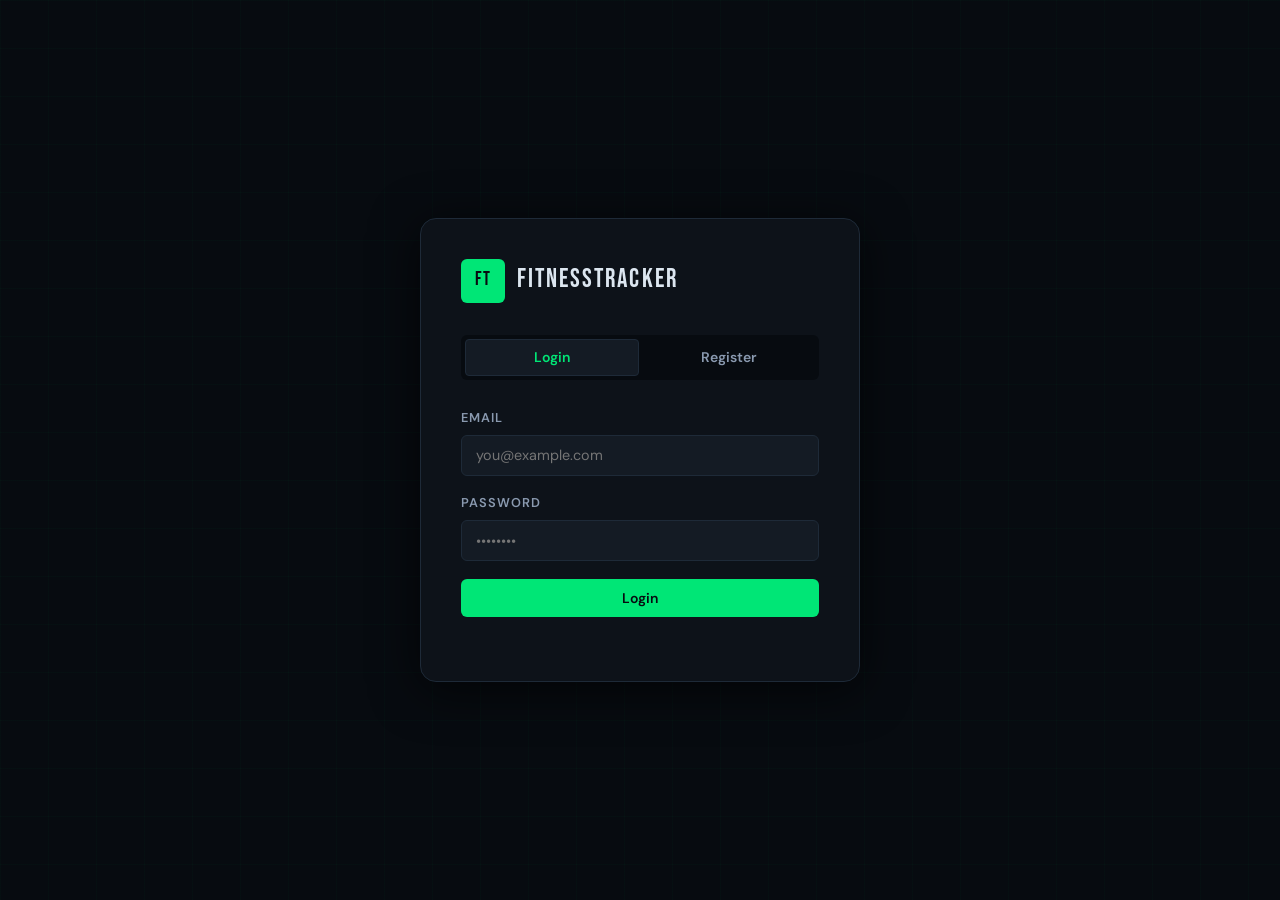
<file: src/main/resources/static/index.html>
<!DOCTYPE html>
<html lang="en">

<head>
  <meta charset="UTF-8" />
  <meta name="viewport" content="width=device-width, initial-scale=1.0" />
  <title>FitnessTracker — Login</title>
  <link rel="stylesheet" href="styles.css" />
</head>

<body>

  <div class="auth-page">
    <div class="auth-card fade-in">

      <!-- Logo -->
      <div class="auth-logo">
        <div class="auth-logo__mark">FT</div>
        <span class="auth-logo__text">FitnessTracker</span>
      </div>

      <!-- Tabs -->
      <div class="auth-tabs">
        <button class="auth-tab active" id="tab-login" onclick="switchTab('login')">Login</button>
        <button class="auth-tab" id="tab-register" onclick="switchTab('register')">Register</button>
      </div>

      <!-- ── LOGIN FORM ── -->
      <form class="auth-form active" id="form-login" onsubmit="handleLogin(event)">
        <div class="form-group">
          <label>Email</label>
          <input type="email" id="login-email" placeholder="you@example.com" required />
        </div>
        <div class="form-group">
          <label>Password</label>
          <input type="password" id="login-password" placeholder="••••••••" required />
        </div>
        <button type="submit" class="btn btn--primary btn--full" id="btn-login">
          Login
        </button>
        <div class="auth-footer">
          <!--        API runs on-->
          <!--        <code style="color:var(&#45;&#45;accent-blue)">localhost:8080</code>-->
          <!--        by default — change in <code>app.js</code>-->
        </div>
      </form>

      <!-- ── REGISTER FORM ── -->
      <form class="auth-form" id="form-register" onsubmit="handleRegister(event)">
        <div class="form-row">
          <div class="form-group">
            <label>First Name</label>
            <input type="text" id="reg-firstName" placeholder="John" />
          </div>
          <div class="form-group">
            <label>Last Name</label>
            <input type="text" id="reg-lastName" placeholder="Doe" />
          </div>
        </div>
        <div class="form-group">
          <label>Email</label>
          <input type="email" id="reg-email" placeholder="you@example.com" required />
        </div>
        <div class="form-group">
          <label>Password</label>
          <input type="password" id="reg-password" placeholder="••••••••" required />
        </div>
        <div class="form-group">
          <label>Role</label>
          <select id="reg-role">
            <option value="USER">User</option>
            <option value="ADMIN">Admin</option>
          </select>
        </div>
        <button type="submit" class="btn btn--primary btn--full" id="btn-register">
          Create Account
        </button>
      </form>

    </div>
  </div>

  <script src="app.js"></script>
  <script>
    // Redirect if already logged in
    if (Auth.isLoggedIn()) {
      window.location.href = "dashboard.html";
    }

    function switchTab(tab) {
      document.getElementById("tab-login").classList.toggle("active", tab === "login");
      document.getElementById("tab-register").classList.toggle("active", tab === "register");
      document.getElementById("form-login").classList.toggle("active", tab === "login");
      document.getElementById("form-register").classList.toggle("active", tab === "register");
    }

    async function handleLogin(e) {
      e.preventDefault();
      const btn = document.getElementById("btn-login");
      UI.btnLoading(btn, true);
      try {
        const data = await AuthAPI.login({
          email: document.getElementById("login-email").value.trim(),
          password: document.getElementById("login-password").value,
        });
        // data = { token, user: { id, email, firstName, lastName, password } }
        Auth.set(data.token, data.user);
        UI.toast("Welcome back, " + (data.user?.firstName || "User") + "!");
        setTimeout(() => (window.location.href = "dashboard.html"), 700);
      } catch (err) {
        UI.toast(err.message || "Login failed", "error");
        UI.btnLoading(btn, false);
      }
    }

    async function handleRegister(e) {
      e.preventDefault();
      const btn = document.getElementById("btn-register");
      UI.btnLoading(btn, true);
      try {
        await AuthAPI.register({
          email: document.getElementById("reg-email").value.trim(),
          password: document.getElementById("reg-password").value,
          firstName: document.getElementById("reg-firstName").value.trim(),
          lastName: document.getElementById("reg-lastName").value.trim(),
          role: document.getElementById("reg-role").value,
        });
        UI.toast("Account created! Please log in.");
        switchTab("login");
        document.getElementById("login-email").value =
          document.getElementById("reg-email").value;
      } catch (err) {
        const msg = err.message || "Registration failed. Please try again.";
        UI.toast(msg, "error");
      } finally {
        UI.btnLoading(btn, false);
      }
    }
  </script>
</body>

</html>
</file>
<file: src/main/resources/static/styles.css>
/* ============================================================
   FitnessTacker — Global Stylesheet
   Aesthetic: Dark Athletic / Performance Dashboard
   Fonts: Bebas Neue (headings) + DM Sans (body) + JetBrains Mono (data)
   ============================================================ */

@import url("https://fonts.googleapis.com/css2?family=Bebas+Neue&family=DM+Sans:wght@300;400;500;600&family=JetBrains+Mono:wght@400;600&display=swap");

/* ── CSS Variables ─────────────────────────────────────────── */
:root {
  --bg: #070b10;
  --surface: #0d1219;
  --surface-2: #141b24;
  --border: #1e2a38;
  --border-2: #263344;

  --accent: #00e676;
  --accent-dim: #00c45e;
  --accent-glow: rgba(0, 230, 118, 0.18);
  --accent-blue: #29b6f6;
  --accent-warn: #ffa726;
  --accent-err: #ef5350;

  --text: #dce6f0;
  --text-2: #8a9ab0;
  --text-3: #4a5c6e;

  --font-head: "Bebas Neue", sans-serif;
  --font-body: "DM Sans", sans-serif;
  --font-mono: "JetBrains Mono", monospace;

  --radius: 10px;
  --radius-sm: 6px;
  --radius-lg: 16px;
  --transition: 0.2s ease;
  --shadow: 0 4px 24px rgba(0, 0, 0, 0.45);
  --shadow-lg: 0 8px 48px rgba(0, 0, 0, 0.65);
}

/* ── Reset ─────────────────────────────────────────────────── */
*,
*::before,
*::after {
  box-sizing: border-box;
  margin: 0;
  padding: 0;
}

html {
  scroll-behavior: smooth;
}

body {
  background: var(--bg);
  color: var(--text);
  font-family: var(--font-body);
  font-size: 15px;
  line-height: 1.6;
  min-height: 100vh;
  -webkit-font-smoothing: antialiased;
}

a {
  color: inherit;
  text-decoration: none;
}

ul {
  list-style: none;
}

button {
  cursor: pointer;
  font-family: inherit;
}

input,
select,
textarea {
  font-family: inherit;
}

/* ── Background Grid Pattern ───────────────────────────────── */
body::before {
  content: "";
  position: fixed;
  inset: 0;
  background-image:
    linear-gradient(rgba(0, 230, 118, 0.025) 1px, transparent 1px),
    linear-gradient(90deg, rgba(0, 230, 118, 0.025) 1px, transparent 1px);
  background-size: 48px 48px;
  pointer-events: none;
  z-index: 0;
}

/* ── Typography ────────────────────────────────────────────── */
h1,
h2,
h3 {
  font-family: var(--font-head);
  letter-spacing: 0.04em;
  line-height: 1.1;
  color: var(--text);
}

h1 {
  font-size: clamp(2rem, 5vw, 3.5rem);
}

h2 {
  font-size: clamp(1.4rem, 3vw, 2rem);
}

h3 {
  font-size: 1.25rem;
}

.mono {
  font-family: var(--font-mono);
}

/* ── Navbar ─────────────────────────────────────────────────── */
.navbar {
  position: sticky;
  top: 0;
  z-index: 100;
  display: flex;
  align-items: center;
  gap: 2rem;
  padding: 0 2rem;
  height: 64px;
  background: rgba(7, 11, 16, 0.85);
  backdrop-filter: blur(12px);
  border-bottom: 1px solid var(--border);
}

.nav__brand {
  display: flex;
  align-items: center;
  gap: 0.6rem;
  flex-shrink: 0;
}

.nav__logo {
  width: 34px;
  height: 34px;
  background: var(--accent);
  color: var(--bg);
  border-radius: var(--radius-sm);
  display: grid;
  place-items: center;
  font-family: var(--font-head);
  font-size: 1rem;
  letter-spacing: 0.05em;
}

.nav__title {
  font-family: var(--font-head);
  font-size: 1.3rem;
  letter-spacing: 0.08em;
  color: var(--text);
}

.nav__links {
  display: flex;
  gap: 0.25rem;
  flex: 1;
}

.nav__links a {
  padding: 0.4rem 1rem;
  border-radius: var(--radius-sm);
  font-size: 0.875rem;
  font-weight: 500;
  color: var(--text-2);
  transition: var(--transition);
}

.nav__links a:hover {
  color: var(--text);
  background: var(--surface-2);
}

.nav__links a.active {
  color: var(--accent);
  background: var(--accent-glow);
}

.nav__user {
  display: flex;
  align-items: center;
  gap: 0.75rem;
  flex-shrink: 0;
}

.nav__avatar {
  width: 32px;
  height: 32px;
  background: var(--accent-glow);
  border: 1px solid var(--accent);
  color: var(--accent);
  border-radius: 50%;
  display: grid;
  place-items: center;
  font-size: 0.8rem;
  font-weight: 600;
}

.nav__name {
  font-size: 0.875rem;
  color: var(--text-2);
}

/* ── Layout ─────────────────────────────────────────────────── */
.page {
  position: relative;
  z-index: 1;
  max-width: 1200px;
  margin: 0 auto;
  padding: 2.5rem 2rem 4rem;
}

.page-header {
  margin-bottom: 2.5rem;
}

.page-header h1 span {
  color: var(--accent);
}

.page-header p {
  color: var(--text-2);
  margin-top: 0.4rem;
}

/* ── Cards ─────────────────────────────────────────────────── */
.card {
  background: var(--surface);
  border: 1px solid var(--border);
  border-radius: var(--radius-lg);
  padding: 1.5rem;
  transition: border-color var(--transition);
}

.card:hover {
  border-color: var(--border-2);
}

.card--accent {
  border-color: var(--accent);
  box-shadow: 0 0 0 1px var(--accent-glow), var(--shadow);
}

.card__label {
  font-size: 0.75rem;
  font-weight: 600;
  letter-spacing: 0.12em;
  text-transform: uppercase;
  color: var(--text-3);
  margin-bottom: 0.5rem;
}

.card__value {
  font-family: var(--font-mono);
  font-size: 2.2rem;
  font-weight: 600;
  color: var(--accent);
  line-height: 1;
}

.card__sub {
  font-size: 0.8rem;
  color: var(--text-2);
  margin-top: 0.35rem;
}

/* ── Grids ─────────────────────────────────────────────────── */
.grid-4 {
  display: grid;
  grid-template-columns: repeat(auto-fit, minmax(220px, 1fr));
  gap: 1rem;
}

.grid-2 {
  display: grid;
  grid-template-columns: repeat(auto-fit, minmax(340px, 1fr));
  gap: 1.5rem;
}

/* ── Buttons ────────────────────────────────────────────────── */
.btn {
  display: inline-flex;
  align-items: center;
  gap: 0.5rem;
  padding: 0.65rem 1.4rem;
  border-radius: var(--radius-sm);
  font-size: 0.875rem;
  font-weight: 600;
  border: none;
  transition: var(--transition);
  white-space: nowrap;
}

.btn--primary {
  background: var(--accent);
  color: var(--bg);
}

.btn--primary:hover {
  background: var(--accent-dim);
}

.btn--primary:active {
  transform: scale(0.97);
}

.btn--ghost {
  background: transparent;
  color: var(--text-2);
  border: 1px solid var(--border);
}

.btn--ghost:hover {
  border-color: var(--border-2);
  color: var(--text);
}

.btn--outline {
  background: transparent;
  color: var(--accent);
  border: 1px solid var(--accent);
}

.btn--outline:hover {
  background: var(--accent-glow);
}

.btn--sm {
  padding: 0.4rem 0.9rem;
  font-size: 0.8rem;
}

.btn--full {
  width: 100%;
  justify-content: center;
}

.btn--loading {
  opacity: 0.7;
  pointer-events: none;
}

.btn:disabled {
  opacity: 0.5;
  pointer-events: none;
}

/* ── Forms ─────────────────────────────────────────────────── */
.form-group {
  display: flex;
  flex-direction: column;
  gap: 0.4rem;
  margin-bottom: 1.1rem;
}

.form-group label {
  font-size: 0.8rem;
  font-weight: 600;
  letter-spacing: 0.08em;
  text-transform: uppercase;
  color: var(--text-2);
}

.form-group input,
.form-group select,
.form-group textarea {
  background: var(--surface-2);
  border: 1px solid var(--border);
  border-radius: var(--radius-sm);
  color: var(--text);
  padding: 0.65rem 0.9rem;
  font-size: 0.9rem;
  transition: var(--transition);
  width: 100%;
}

.form-group input:focus,
.form-group select:focus,
.form-group textarea:focus {
  outline: none;
  border-color: var(--accent);
  box-shadow: 0 0 0 3px var(--accent-glow);
}

.form-group textarea {
  resize: vertical;
  min-height: 80px;
}

.form-group select option {
  background: var(--surface-2);
}

.form-row {
  display: grid;
  grid-template-columns: 1fr 1fr;
  gap: 1rem;
}

/* ── Section Titles ─────────────────────────────────────────── */
.section-title {
  font-family: var(--font-head);
  font-size: 1.4rem;
  letter-spacing: 0.06em;
  margin-bottom: 1.25rem;
  display: flex;
  align-items: center;
  gap: 0.6rem;
}

.section-title::after {
  content: "";
  flex: 1;
  height: 1px;
  background: var(--border);
}

/* ── Activity List ─────────────────────────────────────────── */
.activity-list {
  display: flex;
  flex-direction: column;
  gap: 0.75rem;
}

.activity-item {
  display: flex;
  align-items: center;
  gap: 1rem;
  padding: 1rem 1.25rem;
  background: var(--surface);
  border: 1px solid var(--border);
  border-radius: var(--radius);
  transition: var(--transition);
  cursor: default;
}

.activity-item:hover {
  border-color: var(--border-2);
  background: var(--surface-2);
}

.activity-item__icon {
  font-size: 1.6rem;
  width: 48px;
  height: 48px;
  background: var(--surface-2);
  border-radius: var(--radius-sm);
  display: grid;
  place-items: center;
  flex-shrink: 0;
}

.activity-item__info {
  flex: 1;
}

.activity-item__type {
  font-family: var(--font-head);
  font-size: 1rem;
  letter-spacing: 0.06em;
}

.activity-item__date {
  font-size: 0.78rem;
  color: var(--text-3);
}

.activity-item__stats {
  display: flex;
  gap: 1.5rem;
  text-align: right;
}

.stat-mini {
  display: flex;
  flex-direction: column;
}

.stat-mini__val {
  font-family: var(--font-mono);
  font-size: 0.95rem;
  font-weight: 600;
  color: var(--accent);
}

.stat-mini__label {
  font-size: 0.72rem;
  color: var(--text-3);
}

/* ── Recommendation Cards ───────────────────────────────────── */
.rec-card {
  background: var(--surface);
  border: 1px solid var(--border);
  border-radius: var(--radius-lg);
  padding: 1.5rem;
  display: flex;
  flex-direction: column;
  gap: 1rem;
}

.rec-card__header {
  display: flex;
  justify-content: space-between;
  align-items: flex-start;
}

.rec-card__type {
  font-family: var(--font-head);
  letter-spacing: 0.06em;
  font-size: 1.1rem;
}

.rec-card__date {
  font-size: 0.78rem;
  color: var(--text-3);
}

.rec-card__body {
  font-size: 0.875rem;
  color: var(--text-2);
  line-height: 1.7;
}

.rec-tag-list {
  display: flex;
  flex-wrap: wrap;
  gap: 0.5rem;
}

.rec-tag {
  padding: 0.3rem 0.7rem;
  border-radius: 100px;
  font-size: 0.78rem;
  font-weight: 500;
}

.rec-tag--improve {
  background: rgba(41, 182, 246, 0.15);
  color: var(--accent-blue);
}

.rec-tag--suggest {
  background: rgba(0, 230, 118, 0.12);
  color: var(--accent);
}

.rec-tag--safety {
  background: rgba(255, 167, 38, 0.15);
  color: var(--accent-warn);
}

.rec-section-label {
  font-size: 0.72rem;
  font-weight: 700;
  letter-spacing: 0.1em;
  text-transform: uppercase;
  margin-bottom: 0.4rem;
}

.rec-section-label--improve {
  color: var(--accent-blue);
}

.rec-section-label--suggest {
  color: var(--accent);
}

.rec-section-label--safety {
  color: var(--accent-warn);
}

/* ── Empty State ─────────────────────────────────────────────── */
.empty-state {
  text-align: center;
  padding: 3rem 1rem;
  color: var(--text-3);
}

.empty-state__icon {
  font-size: 3rem;
  margin-bottom: 1rem;
}

.empty-state p {
  font-size: 0.9rem;
}

/* ── Badges ─────────────────────────────────────────────────── */
.badge {
  display: inline-flex;
  padding: 0.25rem 0.6rem;
  border-radius: 100px;
  font-size: 0.72rem;
  font-weight: 700;
  letter-spacing: 0.06em;
  text-transform: uppercase;
}

.badge--green {
  background: var(--accent-glow);
  color: var(--accent);
}

.badge--blue {
  background: rgba(41, 182, 246, 0.15);
  color: var(--accent-blue);
}

/* ── Auth Page ───────────────────────────────────────────────── */
.auth-page {
  min-height: 100vh;
  display: grid;
  place-items: center;
  padding: 2rem;
}

.auth-card {
  width: 100%;
  max-width: 440px;
  background: var(--surface);
  border: 1px solid var(--border);
  border-radius: var(--radius-lg);
  padding: 2.5rem;
  box-shadow: var(--shadow-lg);
}

.auth-logo {
  display: flex;
  align-items: center;
  gap: 0.75rem;
  margin-bottom: 2rem;
}

.auth-logo__mark {
  width: 44px;
  height: 44px;
  background: var(--accent);
  border-radius: var(--radius-sm);
  display: grid;
  place-items: center;
  font-family: var(--font-head);
  font-size: 1.2rem;
  color: var(--bg);
  letter-spacing: 0.04em;
}

.auth-logo__text {
  font-family: var(--font-head);
  font-size: 1.6rem;
  letter-spacing: 0.08em;
}

.auth-tabs {
  display: flex;
  background: var(--bg);
  border-radius: var(--radius-sm);
  padding: 4px;
  margin-bottom: 1.75rem;
  gap: 4px;
}

.auth-tab {
  flex: 1;
  padding: 0.55rem;
  border-radius: calc(var(--radius-sm) - 2px);
  border: none;
  background: transparent;
  color: var(--text-2);
  font-size: 0.875rem;
  font-weight: 600;
  transition: var(--transition);
}

.auth-tab.active {
  background: var(--surface-2);
  color: var(--accent);
  border: 1px solid var(--border);
}

.auth-form {
  display: none;
}

.auth-form.active {
  display: block;
}

.auth-footer {
  margin-top: 1.5rem;
  text-align: center;
  font-size: 0.8rem;
  color: var(--text-3);
}

/* ── Divider ─────────────────────────────────────────────────── */
.divider {
  height: 1px;
  background: var(--border);
  margin: 1.5rem 0;
}

/* ── Toast ─────────────────────────────────────────────────── */
.ft-toast {
  position: fixed;
  bottom: 1.5rem;
  left: 50%;
  transform: translateX(-50%) translateY(20px);
  background: var(--surface-2);
  border: 1px solid var(--border-2);
  border-radius: var(--radius);
  padding: 0.75rem 1.25rem;
  display: flex;
  align-items: center;
  gap: 0.6rem;
  font-size: 0.875rem;
  font-weight: 500;
  box-shadow: var(--shadow-lg);
  opacity: 0;
  transition: all 0.3s ease;
  z-index: 9999;
  white-space: nowrap;
}

.ft-toast--show {
  opacity: 1;
  transform: translateX(-50%) translateY(0);
}

.ft-toast--success {
  border-color: var(--accent);
}

.ft-toast--success .ft-toast__icon {
  color: var(--accent);
}

.ft-toast--error {
  border-color: var(--accent-err);
}

.ft-toast--error .ft-toast__icon {
  color: var(--accent-err);
}

/* ── Loading Spinner ────────────────────────────────────────── */
.spinner {
  width: 36px;
  height: 36px;
  border: 3px solid var(--border);
  border-top-color: var(--accent);
  border-radius: 50%;
  animation: spin 0.7s linear infinite;
  margin: 2rem auto;
}

@keyframes spin {
  to {
    transform: rotate(360deg);
  }
}

/* ── Scrollbar ─────────────────────────────────────────────── */
::-webkit-scrollbar {
  width: 6px;
}

::-webkit-scrollbar-track {
  background: var(--bg);
}

::-webkit-scrollbar-thumb {
  background: var(--border-2);
  border-radius: 3px;
}

/* ── Responsive ─────────────────────────────────────────────── */
body {
  overflow-x: hidden;
}

.page {
  overflow-x: hidden;
}

/* Hamburger button (hidden on desktop) */
.nav__hamburger {
  display: none;
  flex-direction: column;
  gap: 5px;
  background: transparent;
  border: none;
  cursor: pointer;
  padding: 0.5rem;
  margin-left: auto;
}

.nav__hamburger span {
  display: block;
  width: 24px;
  height: 2px;
  background: var(--text);
  border-radius: 2px;
  transition: var(--transition);
}

@media (max-width: 768px) {
  .navbar {
    padding: 1rem 1rem;
    flex-wrap: wrap;
    height: auto;
    min-height: 64px;
  }

  .nav__hamburger {
    display: flex;
  }

  .nav__links {
    display: none;
    width: 100%;
    flex-direction: column;
    padding: 0.5rem 0 1rem;
    order: 3;
    border-top: 1px solid var(--border);
    margin-top: 0.5rem;
  }

  .nav__links.active {
    display: flex;
  }

  .nav__links a {
    display: block;
    padding: 0.75rem 1rem;
  }

  .nav__user {
    display: none;
    width: 100%;
    padding: 1rem 0;
    order: 4;
    border-top: 1px solid var(--border);
    justify-content: space-between;
  }

  .nav__user.active {
    display: flex;
  }

  .nav__name {
    display: block;
    flex: 1;
  }

  .page {
    padding: 1.5rem 1rem 3rem;
  }

  .grid-4,
  .grid-2 {
    grid-template-columns: 1fr;
  }

  .form-row {
    grid-template-columns: 1fr;
  }

  .activity-item {
    flex-direction: column;
    align-items: flex-start;
  }

  .activity-item__stats {
    width: 100%;
    justify-content: flex-start;
    gap: 1.5rem;
    margin-top: 0.5rem;
    text-align: left;
  }
}

@media (max-width: 480px) {
  .card {
    padding: 1.25rem;
  }

  .page-header h1 {
    font-size: 2.2rem;
  }

  .auth-card {
    padding: 1.5rem;
  }

  .activity-item__icon {
    width: 40px;
    height: 40px;
    font-size: 1.3rem;
  }
}

/* ── Fade-in animation for page elements ────────────────────── */
.fade-in {
  animation: fadeIn 0.4s ease both;
}

@keyframes fadeIn {
  from {
    opacity: 0;
    transform: translateY(10px);
  }

  to {
    opacity: 1;
    transform: translateY(0);
  }
}

.fade-in:nth-child(1) {
  animation-delay: 0.05s;
}

.fade-in:nth-child(2) {
  animation-delay: 0.10s;
}

.fade-in:nth-child(3) {
  animation-delay: 0.15s;
}

.fade-in:nth-child(4) {
  animation-delay: 0.20s;
}
</file>
